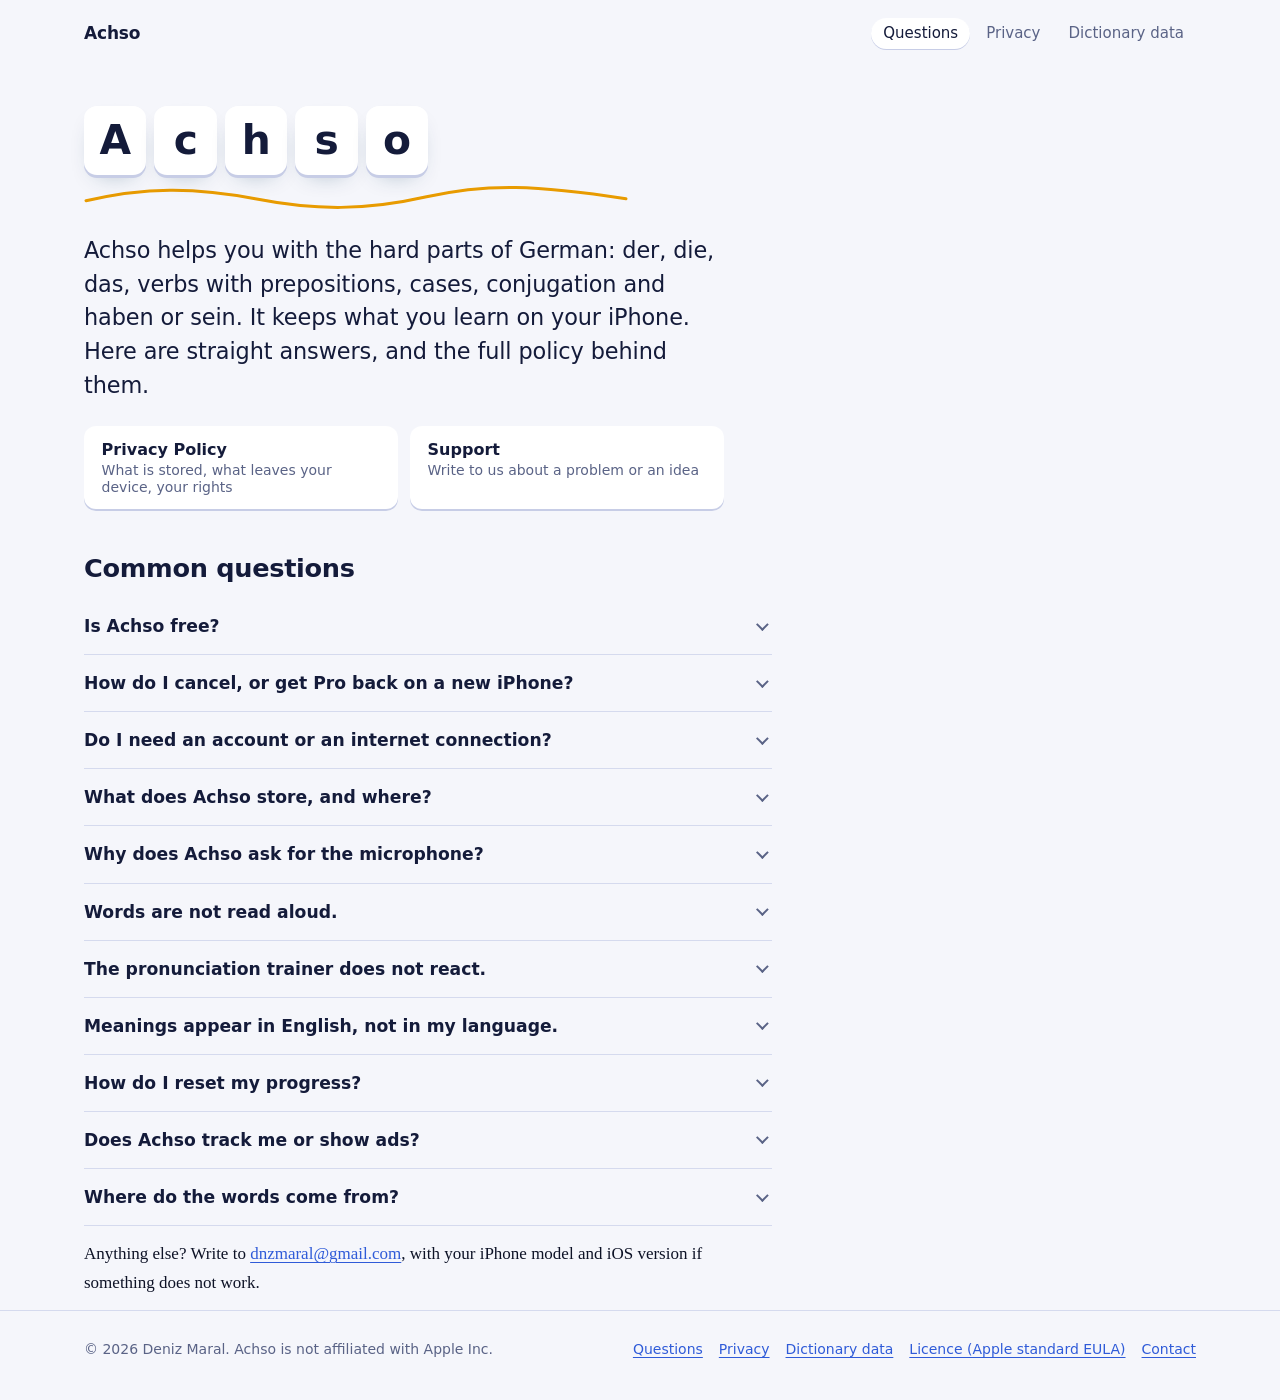
<file: index.html>
<!DOCTYPE html>
<html lang="en">
<head>
<meta charset="utf-8">
<meta name="viewport" content="width=device-width, initial-scale=1">
<title>Achso: questions, privacy and support</title>
<meta name="description" content="Plain answers about Achso, the German grammar app: what it stores, when it goes online, the microphone, and how to get help.">
<meta name="color-scheme" content="light dark">
<meta name="referrer" content="no-referrer">
<link rel="stylesheet" href="styles.css">
</head>
<body>
<a class="skip" href="#content">Skip to the questions</a>

<header class="site-header">
  <div class="wrap">
    <a class="brand" href="index.html">Achso</a>
    <nav class="site-nav" aria-label="Legal pages">
      <a href="index.html" aria-current="page">Questions</a>
      <a href="privacy.html">Privacy</a>
      <a href="data.html">Dictionary data</a>
    </nav>
  </div>
</header>

<main id="content">
  <div class="wrap hero">
    <h1 class="keys">
      <span class="sr-only">Achso: questions, privacy and support</span>
      <span class="key" style="--i:0" aria-hidden="true">A</span><span class="key" style="--i:1" aria-hidden="true">c</span><span class="key" style="--i:2" aria-hidden="true">h</span><span class="key" style="--i:3" aria-hidden="true">s</span><span class="key" style="--i:4" aria-hidden="true">o</span>
    </h1>
    <svg class="wave" viewBox="0 0 540 26" preserveAspectRatio="none" aria-hidden="true" focusable="false"><path d="M2 16 C 60 2, 110 2, 170 14 S 280 26, 340 12 S 450 0, 538 14" fill="none" stroke="currentColor" stroke-width="3" stroke-linecap="round"/></svg>
    <p class="lede">Achso helps you with the hard parts of German: der, die, das, verbs with prepositions, cases, conjugation and haben or sein. It keeps what you learn on your iPhone. Here are straight answers, and the full policy behind them.</p>
    <ul class="doc-links">
      <li><a href="privacy.html">Privacy Policy<span>What is stored, what leaves your device, your rights</span></a></li>
      <li><a href="mailto:dnzmaral@gmail.com">Support<span>Write to us about a problem or an idea</span></a></li>
    </ul>
  </div>

  <div class="wrap">
    <article class="qa" aria-labelledby="qa-title">
      <h2 id="qa-title">Common questions</h2>

      <details>
        <summary>Is Achso free?</summary>
        <div class="answer">
          <p>Yes: every drill, one practice session a day, and the whole dictionary, always. Achso Pro makes practice unlimited, including the pronunciation trainer. It comes as a monthly or annual subscription, each with a free first week, or as a one-time Lifetime purchase. Prices are shown in the app before you buy.</p>
        </div>
      </details>

      <details>
        <summary>How do I cancel, or get Pro back on a new iPhone?</summary>
        <div class="answer">
          <p>Cancel in <span class="path">Settings &gt; Apple Account &gt; Subscriptions</span>, or from Achso’s settings with Manage subscription; Pro stays until the end of the period you paid for. To get Pro back after reinstalling or on a new device, tap Restore Purchases in Achso’s settings while signed in with the same Apple Account.</p>
        </div>
      </details>

      <details>
        <summary>Do I need an account or an internet connection?</summary>
        <div class="answer">
          <p>No. There is no account, and every drill and the whole dictionary work offline. When you are online, the app checks for a newer version of its dictionary. <a href="privacy.html#network">Read more</a></p>
        </div>
      </details>

      <details>
        <summary>What does Achso store, and where?</summary>
        <div class="answer">
          <p>Your progress (which cards you know and when they are due), your streak, your settings and your recent searches. They stay on your iPhone and are deleted with the app. Nothing is synced, and we cannot see any of it. <a href="privacy.html#on-device">Read more</a></p>
        </div>
      </details>

      <details>
        <summary>Why does Achso ask for the microphone?</summary>
        <div class="answer">
          <p>Only for the pronunciation trainer. After you tap the microphone, Apple’s speech recognition turns what you say into text on your iPhone, and Achso compares it with the German you were asked to say. The audio is not recorded, stored or sent anywhere. <a href="privacy.html#microphone">Read more</a></p>
        </div>
      </details>

      <details>
        <summary>Words are not read aloud.</summary>
        <div class="answer">
          <p>Check the volume: Achso plays speech even with the mute switch on. Achso reads with its natural voice (Thorsten), which downloads once on Wi‑Fi (63 MB); its status is in Achso’s settings, with Download now for mobile data. Until then, or if you switch it off, Apple’s voices read: for a better one, install a German “Enhanced” or “Premium” voice in <span class="path">Settings &gt; Accessibility &gt; Read &amp; Speak &gt; Voices &gt; German</span>.</p>
        </div>
      </details>

      <details>
        <summary>The pronunciation trainer does not react.</summary>
        <div class="answer">
          <p>Allow Microphone and Speech Recognition for Achso in <span class="path">Settings &gt; Privacy &amp; Security</span>. The first use may download Apple’s German speech model.</p>
        </div>
      </details>

      <details>
        <summary>Meanings appear in English, not in my language.</summary>
        <div class="answer">
          <p>Achso shows Wiktionary’s meaning in your language when it has one. Turn on Apple Translation in Achso’s settings to fill the gaps; iOS may download the language first, and the translation runs on your iPhone.</p>
        </div>
      </details>

      <details>
        <summary>How do I reset my progress?</summary>
        <div class="answer">
          <p>Delete the app. Your progress is stored nowhere else, so this removes all of it.</p>
        </div>
      </details>

      <details>
        <summary>Does Achso track me or show ads?</summary>
        <div class="answer">
          <p>No ads, no analytics or tracking code, no advertising identifier, and we never sell or share your data. <a href="privacy.html#never">Read more</a></p>
        </div>
      </details>

      <details>
        <summary>Where do the words come from?</summary>
        <div class="answer">
          <p>From open data: Wiktionary (CC BY-SA 4.0), example sentences from Tatoeba (CC BY 2.0 FR) and word frequencies counted over the OpenSubtitles corpus (OPUS). The app’s credits list the sources and the authors of every sentence.</p>
        </div>
      </details>

      <p>Anything else? Write to <a href="mailto:dnzmaral@gmail.com">dnzmaral@gmail.com</a>, with your iPhone model and iOS version if something does not work.</p>
    </article>
  </div>
</main>

<footer class="site-footer">
  <div class="wrap">
    <p>© 2026 Deniz Maral. Achso is not affiliated with Apple Inc.</p>
    <nav aria-label="Footer">
      <a href="index.html">Questions</a>
      <a href="privacy.html">Privacy</a>
      <a href="data.html">Dictionary data</a>
      <a href="https://www.apple.com/legal/internet-services/itunes/dev/stdeula/">Licence (Apple standard EULA)</a>
      <a href="mailto:dnzmaral@gmail.com">Contact</a>
    </nav>
  </div>
</footer>
</body>
</html>
</file>
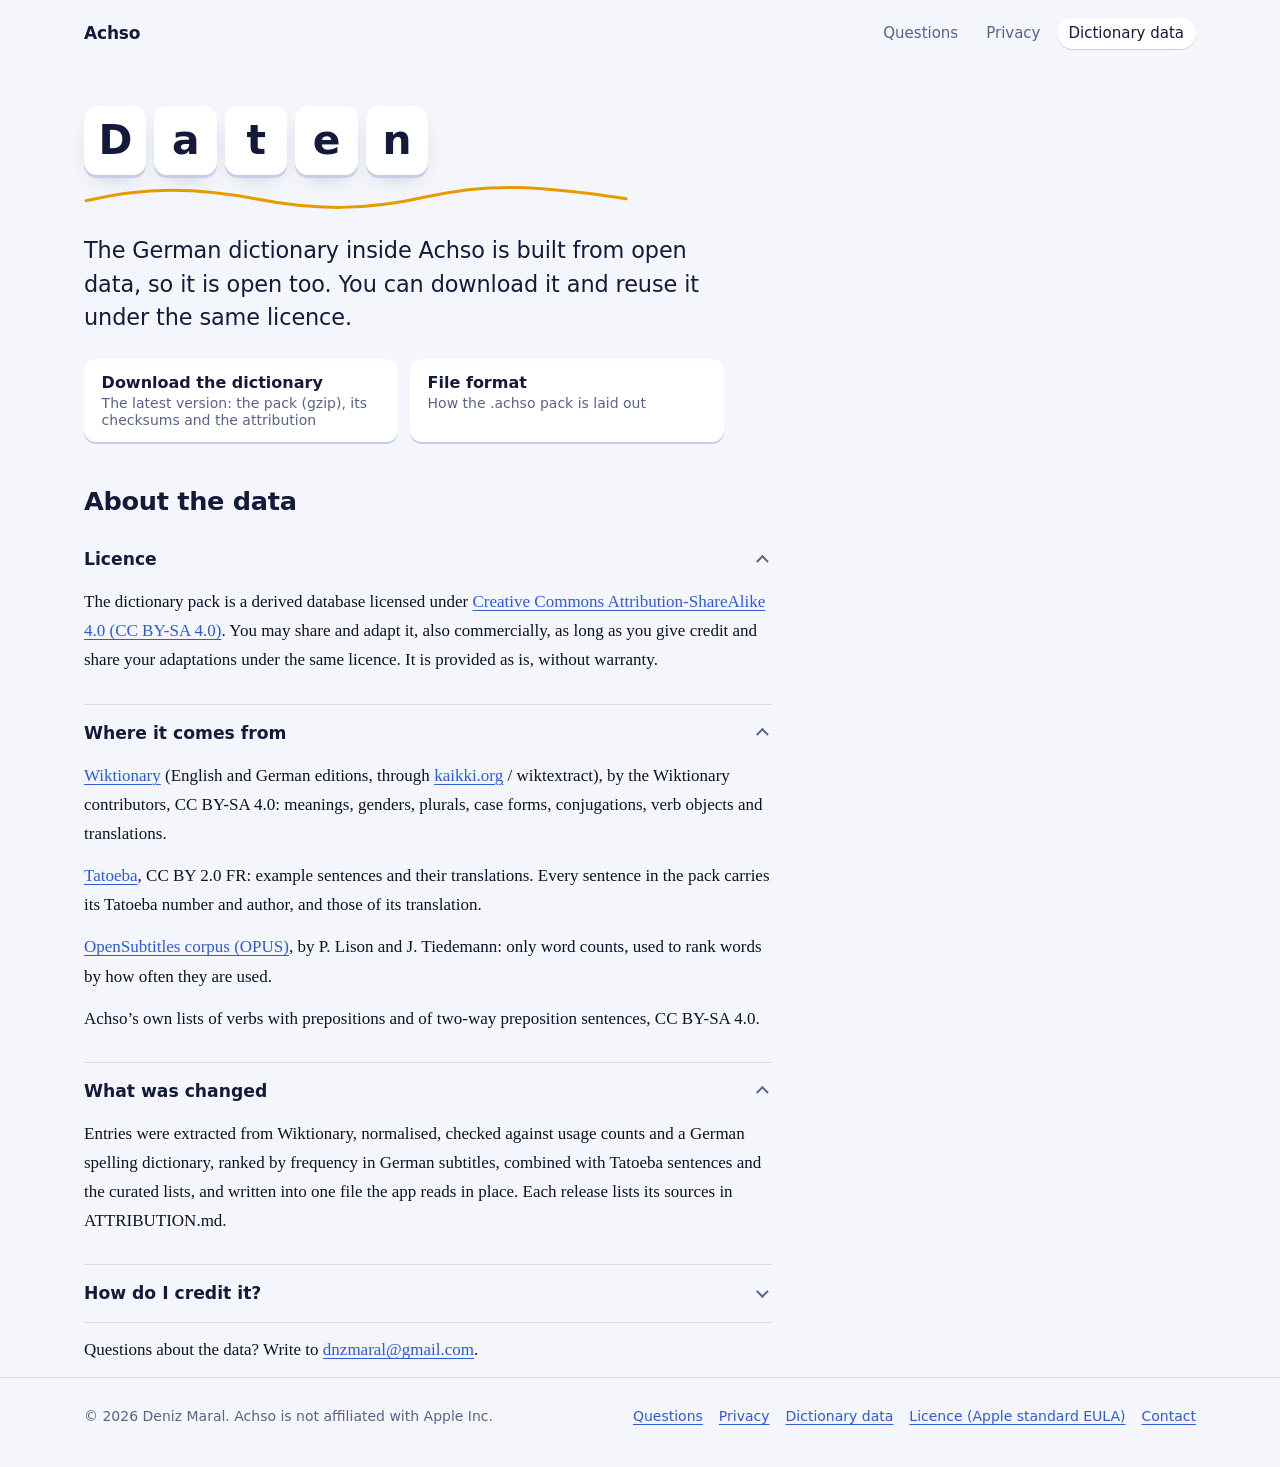
<file: data.html>
<!DOCTYPE html>
<html lang="en">
<head>
<meta charset="utf-8">
<meta name="viewport" content="width=device-width, initial-scale=1">
<title>Dictionary data | Achso</title>
<meta name="description" content="Download the Achso German dictionary: a derived database under CC BY-SA 4.0, built from Wiktionary, Tatoeba and word counts from OpenSubtitles.">
<meta name="color-scheme" content="light dark">
<meta name="referrer" content="no-referrer">
<link rel="stylesheet" href="styles.css">
</head>
<body>
<a class="skip" href="#content">Skip to the data</a>

<header class="site-header">
  <div class="wrap">
    <a class="brand" href="index.html">Achso</a>
    <nav class="site-nav" aria-label="Legal pages">
      <a href="index.html">Questions</a>
      <a href="privacy.html">Privacy</a>
      <a href="data.html" aria-current="page">Dictionary data</a>
    </nav>
  </div>
</header>

<main id="content">
  <div class="wrap hero">
    <h1 class="keys">
      <span class="sr-only">Dictionary data</span>
      <span class="key" style="--i:0" aria-hidden="true">D</span><span class="key" style="--i:1" aria-hidden="true">a</span><span class="key" style="--i:2" aria-hidden="true">t</span><span class="key" style="--i:3" aria-hidden="true">e</span><span class="key" style="--i:4" aria-hidden="true">n</span>
    </h1>
    <svg class="wave" viewBox="0 0 540 26" preserveAspectRatio="none" aria-hidden="true" focusable="false"><path d="M2 16 C 60 2, 110 2, 170 14 S 280 26, 340 12 S 450 0, 538 14" fill="none" stroke="currentColor" stroke-width="3" stroke-linecap="round"/></svg>
    <p class="lede">The German dictionary inside Achso is built from open data, so it is open too. You can download it and reuse it under the same licence.</p>
    <ul class="doc-links">
      <li><a href="https://github.com/denizmaral/achso-legal/releases/latest">Download the dictionary<span>The latest version: the pack (gzip), its checksums and the attribution</span></a></li>
      <li><a href="https://github.com/denizmaral/achso-legal/blob/main/pack-format.md">File format<span>How the .achso pack is laid out</span></a></li>
    </ul>
  </div>

  <div class="wrap">
    <article class="qa" aria-labelledby="data-title">
      <h2 id="data-title">About the data</h2>

      <details open>
        <summary>Licence</summary>
        <div class="answer">
          <p>The dictionary pack is a derived database licensed under <a href="https://creativecommons.org/licenses/by-sa/4.0/">Creative Commons Attribution-ShareAlike 4.0 (CC BY-SA 4.0)</a>. You may share and adapt it, also commercially, as long as you give credit and share your adaptations under the same licence. It is provided as is, without warranty.</p>
        </div>
      </details>

      <details open>
        <summary>Where it comes from</summary>
        <div class="answer">
          <p><a href="https://en.wiktionary.org">Wiktionary</a> (English and German editions, through <a href="https://kaikki.org">kaikki.org</a> / wiktextract), by the Wiktionary contributors, CC BY-SA 4.0: meanings, genders, plurals, case forms, conjugations, verb objects and translations.</p>
          <p><a href="https://tatoeba.org">Tatoeba</a>, CC BY 2.0 FR: example sentences and their translations. Every sentence in the pack carries its Tatoeba number and author, and those of its translation.</p>
          <p><a href="https://opus.nlpl.eu/OpenSubtitles/">OpenSubtitles corpus (OPUS)</a>, by P. Lison and J. Tiedemann: only word counts, used to rank words by how often they are used.</p>
          <p>Achso’s own lists of verbs with prepositions and of two-way preposition sentences, CC BY-SA 4.0.</p>
        </div>
      </details>

      <details open>
        <summary>What was changed</summary>
        <div class="answer">
          <p>Entries were extracted from Wiktionary, normalised, checked against usage counts and a German spelling dictionary, ranked by frequency in German subtitles, combined with Tatoeba sentences and the curated lists, and written into one file the app reads in place. Each release lists its sources in ATTRIBUTION.md.</p>
        </div>
      </details>

      <details>
        <summary>How do I credit it?</summary>
        <div class="answer">
          <p>For example: “German dictionary from Achso by Deniz Maral, built from Wiktionary (CC BY-SA 4.0) and Tatoeba (CC BY 2.0 FR); licensed CC BY-SA 4.0.” with a link to this page.</p>
        </div>
      </details>

      <p>Questions about the data? Write to <a href="mailto:dnzmaral@gmail.com">dnzmaral@gmail.com</a>.</p>
    </article>
  </div>
</main>

<footer class="site-footer">
  <div class="wrap">
    <p>© 2026 Deniz Maral. Achso is not affiliated with Apple Inc.</p>
    <nav aria-label="Footer">
      <a href="index.html">Questions</a>
      <a href="privacy.html">Privacy</a>
      <a href="data.html">Dictionary data</a>
      <a href="https://www.apple.com/legal/internet-services/itunes/dev/stdeula/">Licence (Apple standard EULA)</a>
      <a href="mailto:dnzmaral@gmail.com">Contact</a>
    </nav>
  </div>
</footer>
</body>
</html>
</file>
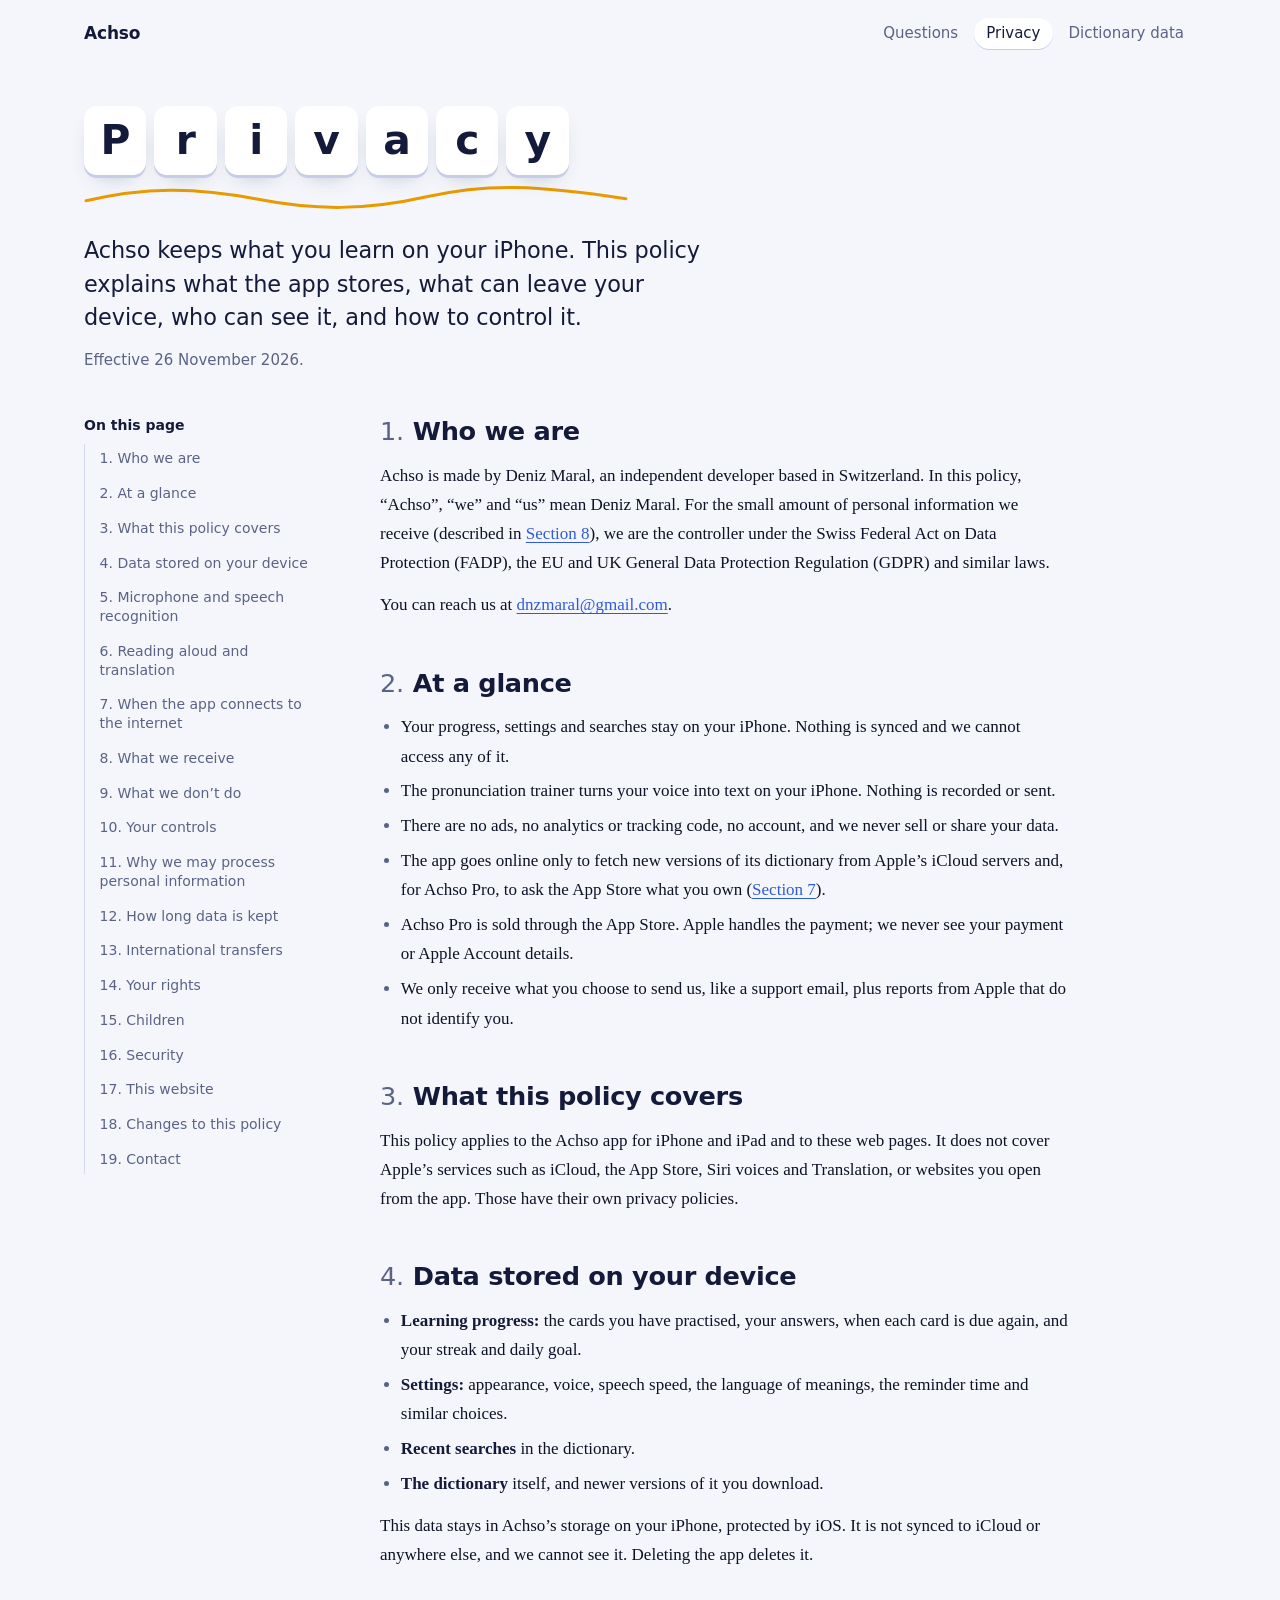
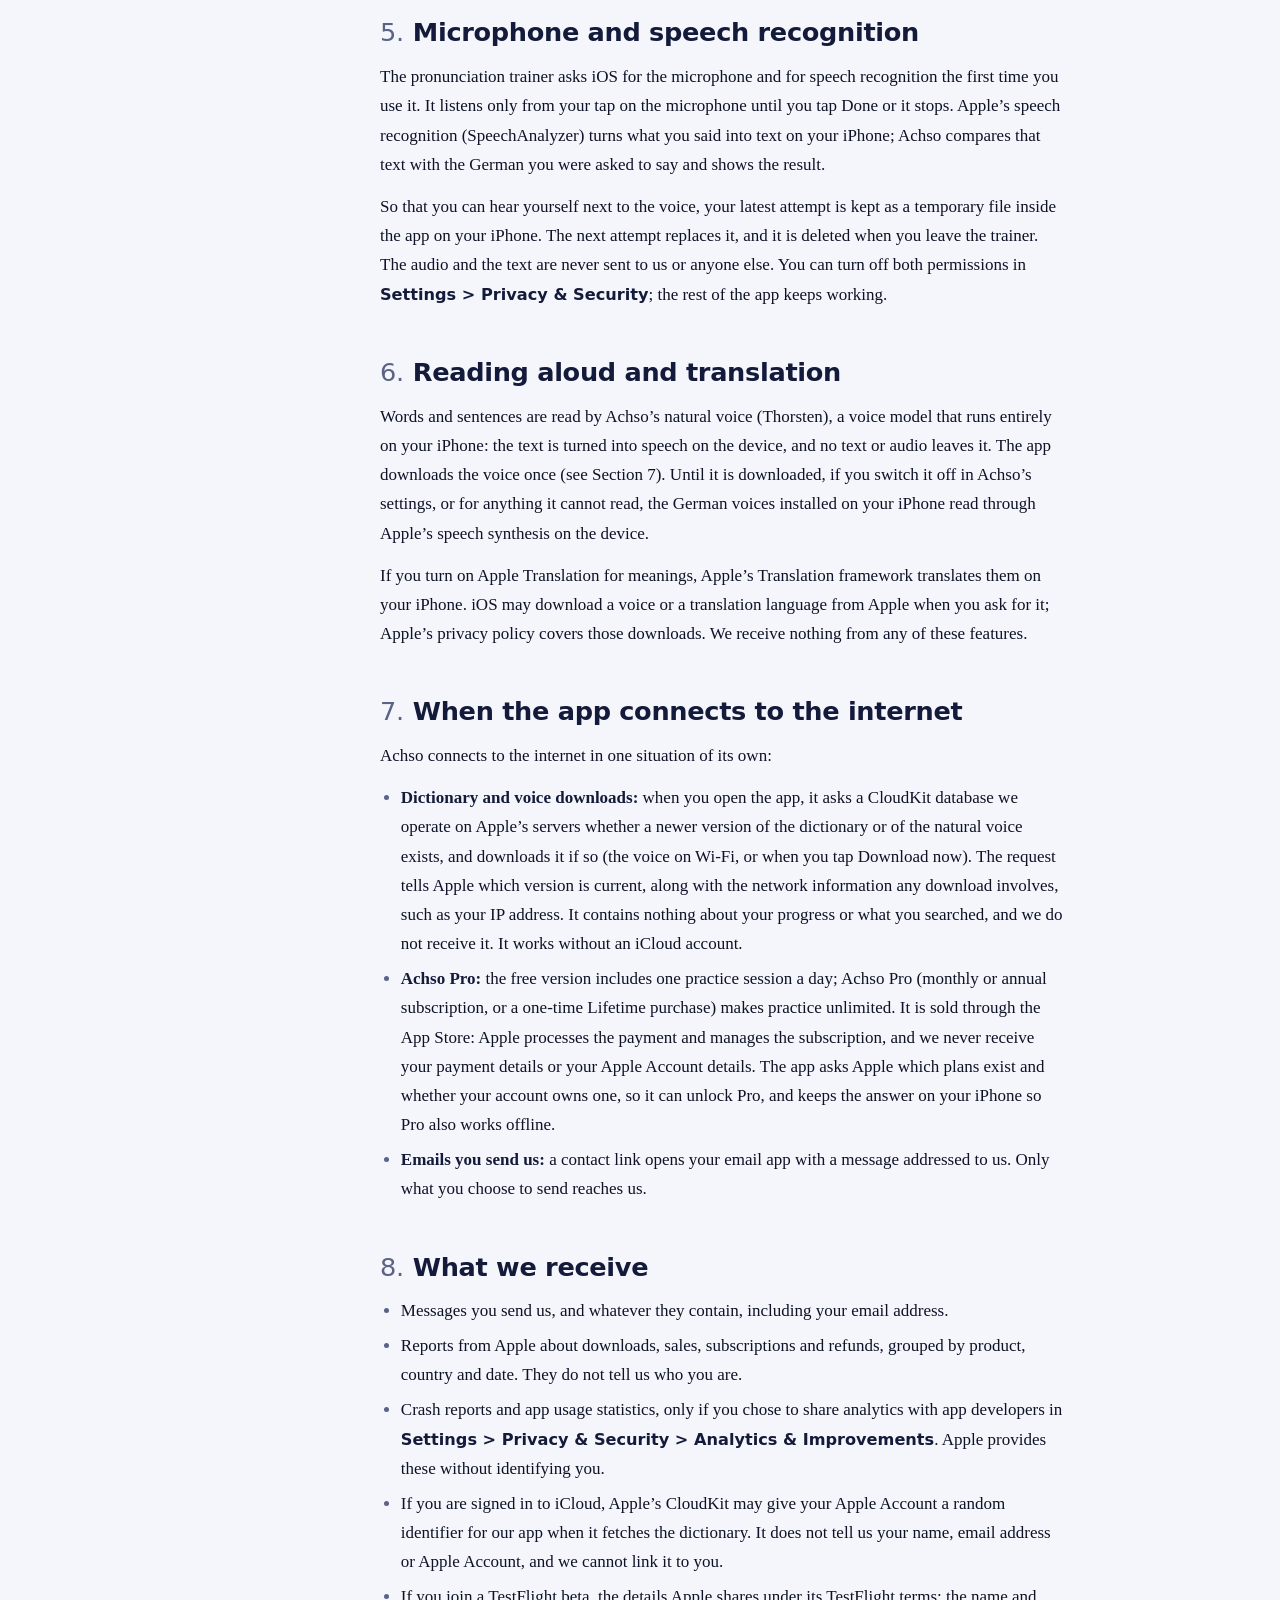
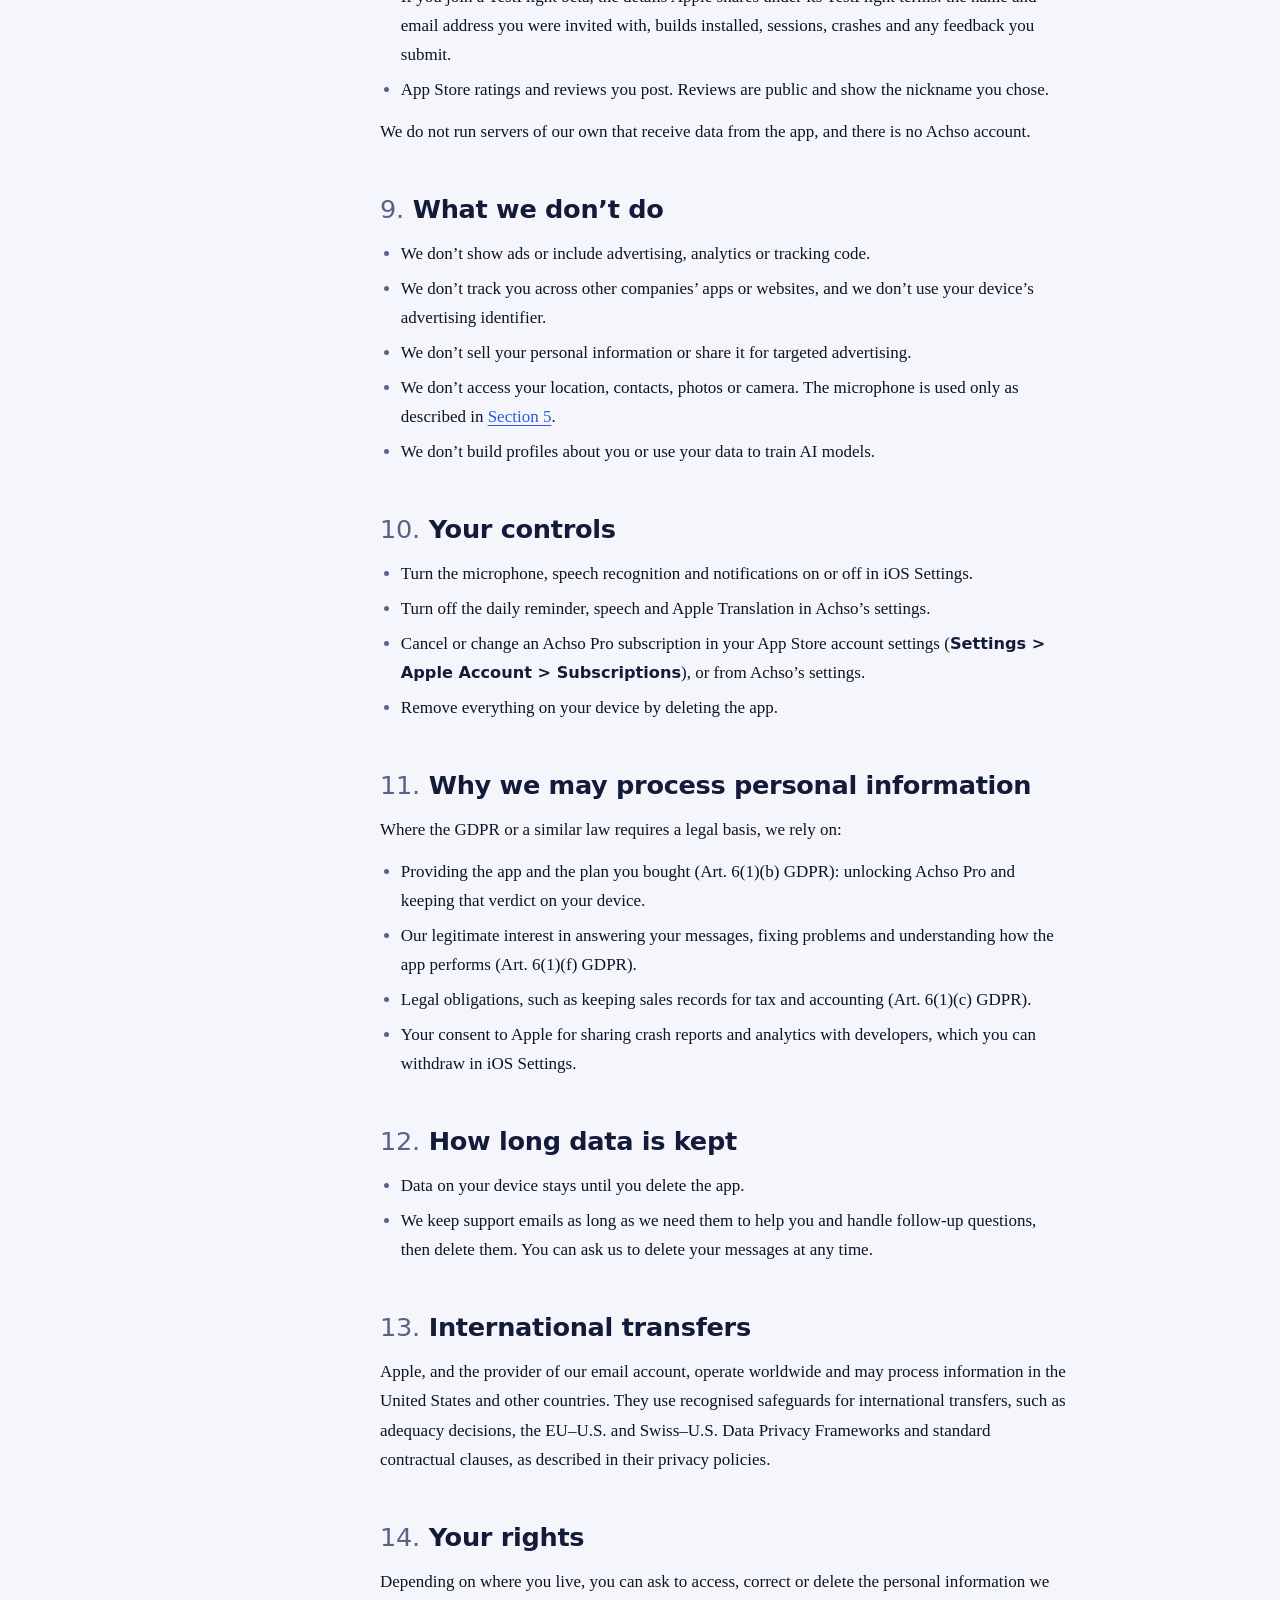
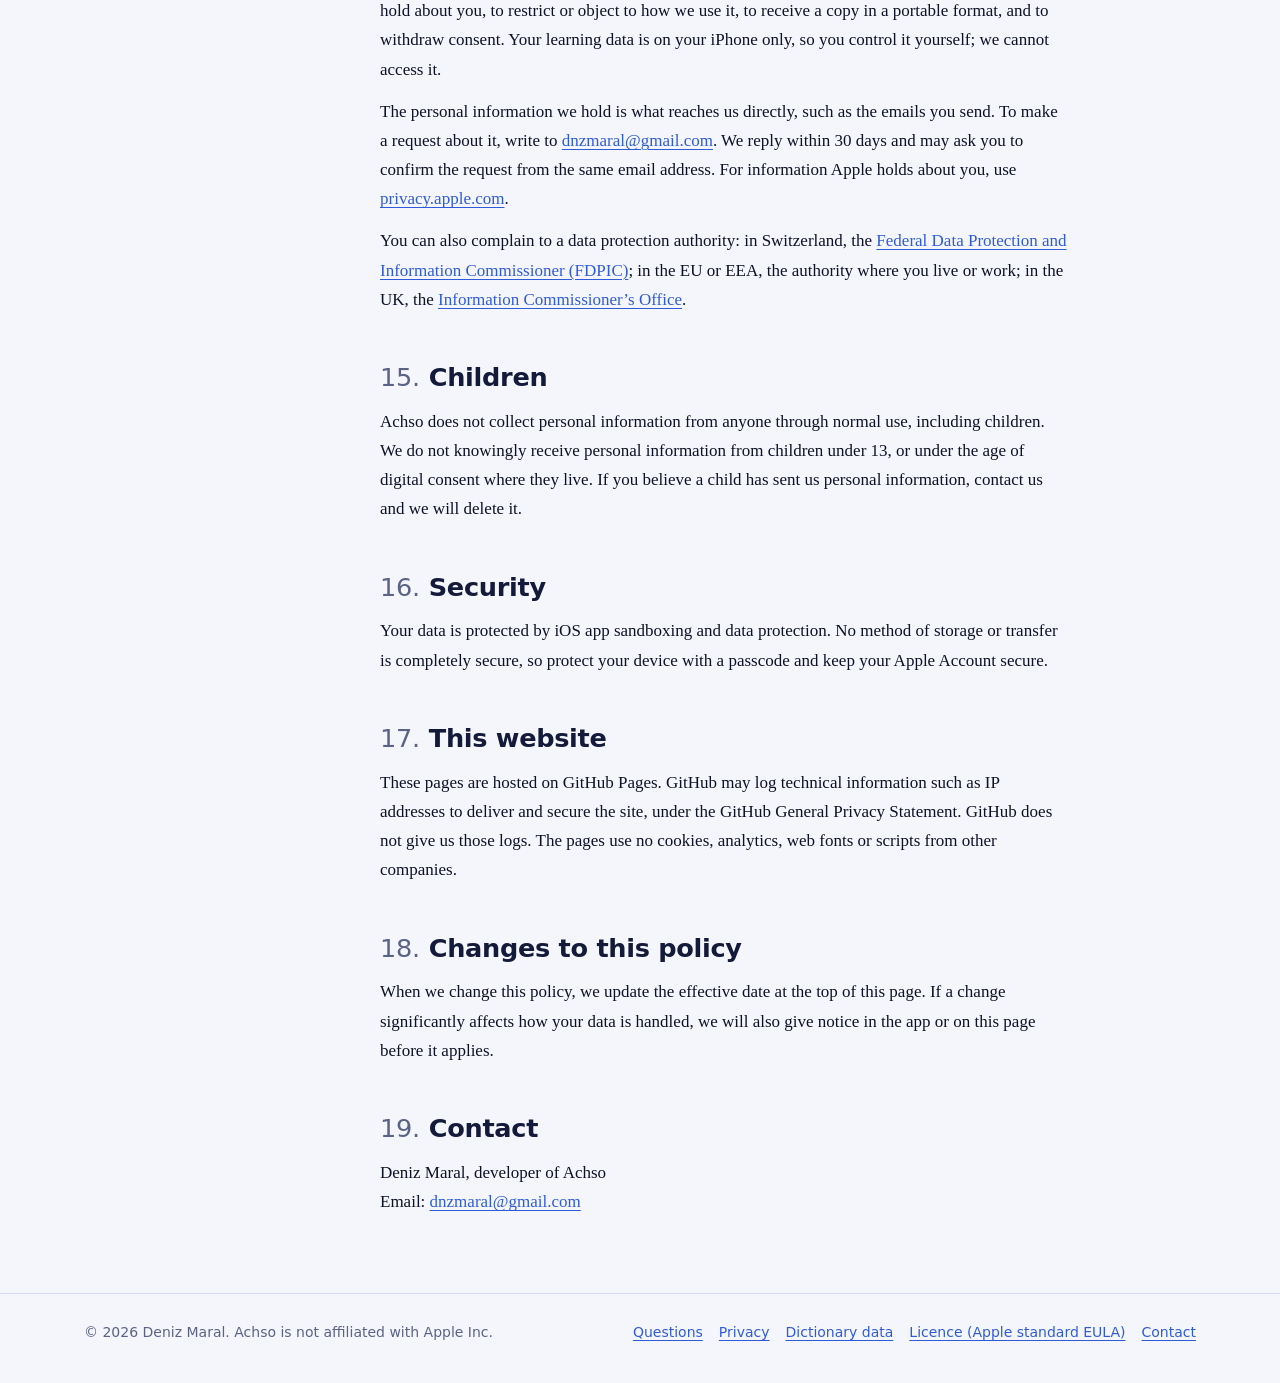
<file: privacy.html>
<!DOCTYPE html>
<html lang="en">
<head>
<meta charset="utf-8">
<meta name="viewport" content="width=device-width, initial-scale=1">
<title>Privacy Policy | Achso</title>
<meta name="description" content="How Achso handles your progress, the microphone, dictionary and voice downloads, Achso Pro purchases and your privacy rights.">
<meta name="color-scheme" content="light dark">
<meta name="referrer" content="no-referrer">
<link rel="stylesheet" href="styles.css">
</head>
<body>
<a class="skip" href="#content">Skip to the policy</a>

<header class="site-header">
  <div class="wrap">
    <a class="brand" href="index.html">Achso</a>
    <nav class="site-nav" aria-label="Legal pages">
      <a href="index.html">Questions</a>
      <a href="privacy.html" aria-current="page">Privacy</a>
      <a href="data.html">Dictionary data</a>
    </nav>
  </div>
</header>

<main id="content">
  <div class="wrap hero">
    <h1 class="keys">
      <span class="sr-only">Privacy Policy</span>
      <span class="key" style="--i:0" aria-hidden="true">P</span><span class="key" style="--i:1" aria-hidden="true">r</span><span class="key" style="--i:2" aria-hidden="true">i</span><span class="key" style="--i:3" aria-hidden="true">v</span><span class="key" style="--i:4" aria-hidden="true">a</span><span class="key" style="--i:5" aria-hidden="true">c</span><span class="key" style="--i:6" aria-hidden="true">y</span>
    </h1>
    <svg class="wave" viewBox="0 0 540 26" preserveAspectRatio="none" aria-hidden="true" focusable="false"><path d="M2 16 C 60 2, 110 2, 170 14 S 280 26, 340 12 S 450 0, 538 14" fill="none" stroke="currentColor" stroke-width="3" stroke-linecap="round"/></svg>
    <p class="lede">Achso keeps what you learn on your iPhone. This policy explains what the app stores, what can leave your device, who can see it, and how to control it.</p>
    <p class="meta">Effective 26 November 2026.</p>
  </div>

  <div class="wrap doc">
    <nav class="toc" aria-label="Sections">
      <p>On this page</p>
      <ol>
        <li><a href="#who">1. Who we are</a></li>
        <li><a href="#summary">2. At a glance</a></li>
        <li><a href="#scope">3. What this policy covers</a></li>
        <li><a href="#on-device">4. Data stored on your device</a></li>
        <li><a href="#microphone">5. Microphone and speech recognition</a></li>
        <li><a href="#voices">6. Reading aloud and translation</a></li>
        <li><a href="#network">7. When the app connects to the internet</a></li>
        <li><a href="#we-receive">8. What we receive</a></li>
        <li><a href="#never">9. What we don’t do</a></li>
        <li><a href="#controls">10. Your controls</a></li>
        <li><a href="#legal-bases">11. Why we may process personal information</a></li>
        <li><a href="#retention">12. How long data is kept</a></li>
        <li><a href="#transfers">13. International transfers</a></li>
        <li><a href="#rights">14. Your rights</a></li>
        <li><a href="#children">15. Children</a></li>
        <li><a href="#security">16. Security</a></li>
        <li><a href="#website">17. This website</a></li>
        <li><a href="#changes">18. Changes to this policy</a></li>
        <li><a href="#contact">19. Contact</a></li>
      </ol>
    </nav>

    <article>
      <details class="toc-mobile">
        <summary>On this page</summary>
        <ol>
        <li><a href="#who">1. Who we are</a></li>
        <li><a href="#summary">2. At a glance</a></li>
        <li><a href="#scope">3. What this policy covers</a></li>
        <li><a href="#on-device">4. Data stored on your device</a></li>
        <li><a href="#microphone">5. Microphone and speech recognition</a></li>
        <li><a href="#voices">6. Reading aloud and translation</a></li>
        <li><a href="#network">7. When the app connects to the internet</a></li>
        <li><a href="#we-receive">8. What we receive</a></li>
        <li><a href="#never">9. What we don’t do</a></li>
        <li><a href="#controls">10. Your controls</a></li>
        <li><a href="#legal-bases">11. Why we may process personal information</a></li>
        <li><a href="#retention">12. How long data is kept</a></li>
        <li><a href="#transfers">13. International transfers</a></li>
        <li><a href="#rights">14. Your rights</a></li>
        <li><a href="#children">15. Children</a></li>
        <li><a href="#security">16. Security</a></li>
        <li><a href="#website">17. This website</a></li>
        <li><a href="#changes">18. Changes to this policy</a></li>
        <li><a href="#contact">19. Contact</a></li>
        </ol>
      </details>

      <section id="who">
        <h2><span class="n">1.</span>Who we are</h2>
        <p>Achso is made by Deniz Maral, an independent developer based in Switzerland. In this policy, “Achso”, “we” and “us” mean Deniz Maral. For the small amount of personal information we receive (described in <a href="#we-receive">Section 8</a>), we are the controller under the Swiss Federal Act on Data Protection (FADP), the EU and UK General Data Protection Regulation (GDPR) and similar laws.</p>
        <p>You can reach us at <a href="mailto:dnzmaral@gmail.com">dnzmaral@gmail.com</a>.</p>
      </section>

      <section id="summary">
        <h2><span class="n">2.</span>At a glance</h2>
        <ul>
          <li>Your progress, settings and searches stay on your iPhone. Nothing is synced and we cannot access any of it.</li>
          <li>The pronunciation trainer turns your voice into text on your iPhone. Nothing is recorded or sent.</li>
          <li>There are no ads, no analytics or tracking code, no account, and we never sell or share your data.</li>
          <li>The app goes online only to fetch new versions of its dictionary from Apple’s iCloud servers and, for Achso Pro, to ask the App Store what you own (<a href="#network">Section 7</a>).</li>
          <li>Achso Pro is sold through the App Store. Apple handles the payment; we never see your payment or Apple Account details.</li>
          <li>We only receive what you choose to send us, like a support email, plus reports from Apple that do not identify you.</li>
        </ul>
      </section>

      <section id="scope">
        <h2><span class="n">3.</span>What this policy covers</h2>
        <p>This policy applies to the Achso app for iPhone and iPad and to these web pages. It does not cover Apple’s services such as iCloud, the App Store, Siri voices and Translation, or websites you open from the app. Those have their own privacy policies.</p>
      </section>

      <section id="on-device">
        <h2><span class="n">4.</span>Data stored on your device</h2>
        <ul>
          <li><strong>Learning progress:</strong> the cards you have practised, your answers, when each card is due again, and your streak and daily goal.</li>
          <li><strong>Settings:</strong> appearance, voice, speech speed, the language of meanings, the reminder time and similar choices.</li>
          <li><strong>Recent searches</strong> in the dictionary.</li>
          <li><strong>The dictionary</strong> itself, and newer versions of it you download.</li>
        </ul>
        <p>This data stays in Achso’s storage on your iPhone, protected by iOS. It is not synced to iCloud or anywhere else, and we cannot see it. Deleting the app deletes it.</p>
      </section>

      <section id="microphone">
        <h2><span class="n">5.</span>Microphone and speech recognition</h2>
        <p>The pronunciation trainer asks iOS for the microphone and for speech recognition the first time you use it. It listens only from your tap on the microphone until you tap Done or it stops. Apple’s speech recognition (SpeechAnalyzer) turns what you said into text on your iPhone; Achso compares that text with the German you were asked to say and shows the result.</p>
        <p>So that you can hear yourself next to the voice, your latest attempt is kept as a temporary file inside the app on your iPhone. The next attempt replaces it, and it is deleted when you leave the trainer. The audio and the text are never sent to us or anyone else. You can turn off both permissions in <span class="path">Settings &gt; Privacy &amp; Security</span>; the rest of the app keeps working.</p>
      </section>

      <section id="voices">
        <h2><span class="n">6.</span>Reading aloud and translation</h2>
        <p>Words and sentences are read by Achso’s natural voice (Thorsten), a voice model that runs entirely on your iPhone: the text is turned into speech on the device, and no text or audio leaves it. The app downloads the voice once (see Section 7). Until it is downloaded, if you switch it off in Achso’s settings, or for anything it cannot read, the German voices installed on your iPhone read through Apple’s speech synthesis on the device.</p>
        <p>If you turn on Apple Translation for meanings, Apple’s Translation framework translates them on your iPhone. iOS may download a voice or a translation language from Apple when you ask for it; Apple’s privacy policy covers those downloads. We receive nothing from any of these features.</p>
      </section>

      <section id="network">
        <h2><span class="n">7.</span>When the app connects to the internet</h2>
        <p>Achso connects to the internet in one situation of its own:</p>
        <ul>
          <li><strong>Dictionary and voice downloads:</strong> when you open the app, it asks a CloudKit database we operate on Apple’s servers whether a newer version of the dictionary or of the natural voice exists, and downloads it if so (the voice on Wi‑Fi, or when you tap Download now). The request tells Apple which version is current, along with the network information any download involves, such as your IP address. It contains nothing about your progress or what you searched, and we do not receive it. It works without an iCloud account.</li>
          <li><strong>Achso Pro:</strong> the free version includes one practice session a day; Achso Pro (monthly or annual subscription, or a one-time Lifetime purchase) makes practice unlimited. It is sold through the App Store: Apple processes the payment and manages the subscription, and we never receive your payment details or your Apple Account details. The app asks Apple which plans exist and whether your account owns one, so it can unlock Pro, and keeps the answer on your iPhone so Pro also works offline.</li>
          <li><strong>Emails you send us:</strong> a contact link opens your email app with a message addressed to us. Only what you choose to send reaches us.</li>
        </ul>
      </section>

      <section id="we-receive">
        <h2><span class="n">8.</span>What we receive</h2>
        <ul>
          <li>Messages you send us, and whatever they contain, including your email address.</li>
          <li>Reports from Apple about downloads, sales, subscriptions and refunds, grouped by product, country and date. They do not tell us who you are.</li>
          <li>Crash reports and app usage statistics, only if you chose to share analytics with app developers in <span class="path">Settings &gt; Privacy &amp; Security &gt; Analytics &amp; Improvements</span>. Apple provides these without identifying you.</li>
          <li>If you are signed in to iCloud, Apple’s CloudKit may give your Apple Account a random identifier for our app when it fetches the dictionary. It does not tell us your name, email address or Apple Account, and we cannot link it to you.</li>
          <li>If you join a TestFlight beta, the details Apple shares under its TestFlight terms: the name and email address you were invited with, builds installed, sessions, crashes and any feedback you submit.</li>
          <li>App Store ratings and reviews you post. Reviews are public and show the nickname you chose.</li>
        </ul>
        <p>We do not run servers of our own that receive data from the app, and there is no Achso account.</p>
      </section>

      <section id="never">
        <h2><span class="n">9.</span>What we don’t do</h2>
        <ul>
          <li>We don’t show ads or include advertising, analytics or tracking code.</li>
          <li>We don’t track you across other companies’ apps or websites, and we don’t use your device’s advertising identifier.</li>
          <li>We don’t sell your personal information or share it for targeted advertising.</li>
          <li>We don’t access your location, contacts, photos or camera. The microphone is used only as described in <a href="#microphone">Section 5</a>.</li>
          <li>We don’t build profiles about you or use your data to train AI models.</li>
        </ul>
      </section>

      <section id="controls">
        <h2><span class="n">10.</span>Your controls</h2>
        <ul>
          <li>Turn the microphone, speech recognition and notifications on or off in iOS Settings.</li>
          <li>Turn off the daily reminder, speech and Apple Translation in Achso’s settings.</li>
          <li>Cancel or change an Achso Pro subscription in your App Store account settings (<span class="path">Settings &gt; Apple Account &gt; Subscriptions</span>), or from Achso’s settings.</li>
          <li>Remove everything on your device by deleting the app.</li>
        </ul>
      </section>

      <section id="legal-bases">
        <h2><span class="n">11.</span>Why we may process personal information</h2>
        <p>Where the GDPR or a similar law requires a legal basis, we rely on:</p>
        <ul>
          <li>Providing the app and the plan you bought (Art. 6(1)(b) GDPR): unlocking Achso Pro and keeping that verdict on your device.</li>
          <li>Our legitimate interest in answering your messages, fixing problems and understanding how the app performs (Art. 6(1)(f) GDPR).</li>
          <li>Legal obligations, such as keeping sales records for tax and accounting (Art. 6(1)(c) GDPR).</li>
          <li>Your consent to Apple for sharing crash reports and analytics with developers, which you can withdraw in iOS Settings.</li>
        </ul>
      </section>

      <section id="retention">
        <h2><span class="n">12.</span>How long data is kept</h2>
        <ul>
          <li>Data on your device stays until you delete the app.</li>
          <li>We keep support emails as long as we need them to help you and handle follow-up questions, then delete them. You can ask us to delete your messages at any time.</li>
        </ul>
      </section>

      <section id="transfers">
        <h2><span class="n">13.</span>International transfers</h2>
        <p>Apple, and the provider of our email account, operate worldwide and may process information in the United States and other countries. They use recognised safeguards for international transfers, such as adequacy decisions, the EU–U.S. and Swiss–U.S. Data Privacy Frameworks and standard contractual clauses, as described in their privacy policies.</p>
      </section>

      <section id="rights">
        <h2><span class="n">14.</span>Your rights</h2>
        <p>Depending on where you live, you can ask to access, correct or delete the personal information we hold about you, to restrict or object to how we use it, to receive a copy in a portable format, and to withdraw consent. Your learning data is on your iPhone only, so you control it yourself; we cannot access it.</p>
        <p>The personal information we hold is what reaches us directly, such as the emails you send. To make a request about it, write to <a href="mailto:dnzmaral@gmail.com">dnzmaral@gmail.com</a>. We reply within 30 days and may ask you to confirm the request from the same email address. For information Apple holds about you, use <a href="https://privacy.apple.com">privacy.apple.com</a>.</p>
        <p>You can also complain to a data protection authority: in Switzerland, the <a href="https://www.edoeb.admin.ch/en">Federal Data Protection and Information Commissioner (FDPIC)</a>; in the EU or EEA, the authority where you live or work; in the UK, the <a href="https://ico.org.uk/">Information Commissioner’s Office</a>.</p>
      </section>

      <section id="children">
        <h2><span class="n">15.</span>Children</h2>
        <p>Achso does not collect personal information from anyone through normal use, including children. We do not knowingly receive personal information from children under 13, or under the age of digital consent where they live. If you believe a child has sent us personal information, contact us and we will delete it.</p>
      </section>

      <section id="security">
        <h2><span class="n">16.</span>Security</h2>
        <p>Your data is protected by iOS app sandboxing and data protection. No method of storage or transfer is completely secure, so protect your device with a passcode and keep your Apple Account secure.</p>
      </section>

      <section id="website">
        <h2><span class="n">17.</span>This website</h2>
        <p>These pages are hosted on GitHub Pages. GitHub may log technical information such as IP addresses to deliver and secure the site, under the GitHub General Privacy Statement. GitHub does not give us those logs. The pages use no cookies, analytics, web fonts or scripts from other companies.</p>
      </section>

      <section id="changes">
        <h2><span class="n">18.</span>Changes to this policy</h2>
        <p>When we change this policy, we update the effective date at the top of this page. If a change significantly affects how your data is handled, we will also give notice in the app or on this page before it applies.</p>
      </section>

      <section id="contact">
        <h2><span class="n">19.</span>Contact</h2>
        <p>Deniz Maral, developer of Achso<br>
        Email: <a href="mailto:dnzmaral@gmail.com">dnzmaral@gmail.com</a></p>
      </section>

    </article>
  </div>
</main>

<footer class="site-footer">
  <div class="wrap">
    <p>© 2026 Deniz Maral. Achso is not affiliated with Apple Inc.</p>
    <nav aria-label="Footer">
      <a href="index.html">Questions</a>
      <a href="privacy.html">Privacy</a>
      <a href="data.html">Dictionary data</a>
      <a href="https://www.apple.com/legal/internet-services/itunes/dev/stdeula/">Licence (Apple standard EULA)</a>
      <a href="mailto:dnzmaral@gmail.com">Contact</a>
    </nav>
  </div>
</footer>
</body>
</html>
</file>
<file: styles.css>
/* MarAI Keyboard legal pages. Self-contained: no web fonts, scripts,
   trackers or third-party requests, matching what the privacy policy says. */

:root {
  --foam: #f5f6fb;
  --surface: #eceffa;
  --key: #ffffff;
  --key-edge: #c7cde6;
  --deep: #141b3a;
  --ink: #0d1226;
  --muted: #5a6386;
  --line: #d5daee;
  --tide: #2f5bd8;
  --spray: #e89b00;
  --rounded: ui-rounded, "SF Pro Rounded", system-ui, -apple-system, "Segoe UI", Roboto, "Helvetica Neue", Arial, sans-serif;
  --serif: ui-serif, "New York", "Iowan Old Style", Charter, "Charter BT", Georgia, "Times New Roman", serif;
  color-scheme: light dark;
}

@media (prefers-color-scheme: dark) {
  :root {
    --foam: #070b1a;
    --surface: #101736;
    --key: #1a2247;
    --key-edge: #04060f;
    --deep: #eef1ff;
    --ink: #dce1f5;
    --muted: #9aa3c7;
    --line: #2a3463;
    --tide: #8fa8ff;
    --spray: #ffd23f;
  }
}

*, *::before, *::after { box-sizing: border-box; }

html { -webkit-text-size-adjust: 100%; scroll-behavior: smooth; }
@media (prefers-reduced-motion: reduce) { html { scroll-behavior: auto; } }

body {
  margin: 0;
  background: var(--foam);
  color: var(--ink);
  font: 400 1.0625rem/1.72 var(--serif);
  text-rendering: optimizeLegibility;
}

a { color: var(--tide); text-decoration-thickness: 1px; text-underline-offset: 0.18em; }
a:hover { text-decoration-thickness: 2px; }
:focus-visible { outline: 3px solid var(--tide); outline-offset: 3px; border-radius: 4px; }

.skip {
  position: absolute; left: 1rem; top: -4rem; z-index: 10;
  background: var(--key); color: var(--deep); padding: 0.6rem 1rem;
  border-radius: 10px; font: 600 0.9375rem var(--rounded);
}
.skip:focus { top: 1rem; }

.sr-only {
  position: absolute; width: 1px; height: 1px; padding: 0; margin: -1px;
  overflow: hidden; clip: rect(0 0 0 0); white-space: nowrap; border: 0;
}

.wrap { max-width: 72rem; margin: 0 auto; padding-inline: 1.25rem; }

/* Header */
.site-header .wrap {
  display: flex; align-items: center; justify-content: space-between;
  gap: 1rem; flex-wrap: wrap; padding-block: 1.1rem;
}
.brand {
  font: 650 1.0625rem/1 var(--rounded); color: var(--deep);
  text-decoration: none; letter-spacing: -0.01em;
}
.site-nav { display: flex; gap: 0.25rem; flex-wrap: wrap; }
.site-nav a {
  font: 500 0.9375rem/1 var(--rounded); color: var(--muted);
  text-decoration: none; padding: 0.5rem 0.75rem; border-radius: 999px;
}
.site-nav a:hover { color: var(--deep); background: var(--surface); }
.site-nav a[aria-current="page"] { color: var(--deep); background: var(--key); box-shadow: 0 1px 0 var(--key-edge); }

/* Hero: the page name typed on keycaps, resting on the wave from the app icon */
.hero { padding-block: 2.5rem 2.75rem; }
.keys { display: flex; gap: clamp(0.3rem, 1vw, 0.5rem); flex-wrap: wrap; margin: 0; }
.key {
  display: grid; place-items: center;
  width: clamp(2.35rem, 9vw, 3.9rem); height: clamp(2.6rem, 10vw, 4.3rem);
  background: var(--key); color: var(--deep);
  border-radius: clamp(8px, 1.6vw, 13px);
  box-shadow: 0 3px 0 var(--key-edge), 0 10px 24px -14px rgba(11, 58, 85, 0.45);
  font: 600 clamp(1.45rem, 5.2vw, 2.55rem)/1 var(--rounded);
  animation: press 520ms cubic-bezier(.3,.7,.3,1) both;
  animation-delay: calc(var(--i, 0) * 70ms + 120ms);
}
@keyframes press {
  0% { transform: translateY(0); box-shadow: 0 3px 0 var(--key-edge), 0 10px 24px -14px rgba(11,58,85,.45); }
  35% { transform: translateY(3px); box-shadow: 0 0 0 var(--key-edge), 0 4px 10px -8px rgba(11,58,85,.35); }
  100% { transform: translateY(0); box-shadow: 0 3px 0 var(--key-edge), 0 10px 24px -14px rgba(11,58,85,.45); }
}
@media (prefers-reduced-motion: reduce) { .key { animation: none; } }

.wave { display: block; width: min(100%, 34rem); height: 1.6rem; margin-top: 0.6rem; color: var(--spray); }

.lede {
  max-width: 40rem; margin: 1.5rem 0 0;
  font: 450 clamp(1.15rem, 2.6vw, 1.4rem)/1.5 var(--rounded);
  color: var(--deep); letter-spacing: -0.005em;
}
.meta { margin: 0.9rem 0 0; font: 400 0.9375rem/1.5 var(--rounded); color: var(--muted); }

.changes { max-width: 40rem; margin-top: 1.25rem; font-family: var(--rounded); font-size: 0.9375rem; }
.changes summary { cursor: pointer; color: var(--tide); font-weight: 550; width: fit-content; }
.changes ul { margin: 0.6rem 0 0; padding-left: 1.2rem; color: var(--ink); }
.changes li { margin: 0.25rem 0; }

/* Document layout */
.doc {
  display: grid; grid-template-columns: 14.5rem minmax(0, 1fr);
  gap: clamp(2rem, 5vw, 4.5rem); align-items: start;
  padding-bottom: 4rem;
}
.toc {
  position: sticky; top: 1.25rem; max-height: calc(100vh - 2.5rem); overflow-y: auto;
  font: 400 0.875rem/1.35 var(--rounded); padding-right: 0.25rem;
}
.toc p { margin: 0 0 0.6rem; font-weight: 600; color: var(--deep); }
.toc ol { list-style: none; margin: 0; padding: 0; border-left: 1px solid var(--line); }
.toc li a {
  display: block; padding: 0.32rem 0 0.32rem 0.85rem; margin-left: -1px;
  color: var(--muted); text-decoration: none; border-left: 2px solid transparent;
}
.toc li a:hover { color: var(--deep); border-left-color: var(--spray); }
.toc-mobile { display: none; }

article { max-width: 43rem; min-width: 0; }
article > section { scroll-margin-top: 1rem; }
article > section + section { margin-top: 3rem; }

h1, h2, h3 { font-family: var(--rounded); color: var(--deep); letter-spacing: -0.012em; }
h2 { font-size: clamp(1.35rem, 3vw, 1.6rem); line-height: 1.25; font-weight: 650; margin: 0 0 0.8rem; }
h2 .n { color: var(--muted); font-weight: 500; margin-right: 0.35em; font-variant-numeric: tabular-nums; }
h3 { font-size: 1.1rem; line-height: 1.35; font-weight: 620; margin: 1.8rem 0 0.4rem; }
p { margin: 0.8rem 0; }
ul, ol { padding-left: 1.3rem; margin: 0.8rem 0; }
li { margin: 0.35rem 0; }
li::marker { color: var(--muted); }
strong { font-weight: 650; color: var(--deep); }
.path { font-family: var(--rounded); font-size: 0.95em; font-weight: 550; color: var(--deep); white-space: normal; }

.glance { list-style: none; padding: 0; margin: 1rem 0; }
.glance li {
  font: 450 1.0625rem/1.5 var(--rounded); color: var(--ink);
  padding: 0.2rem 0 0.2rem 1rem; margin: 0.9rem 0; border-left: 3px solid var(--spray);
}

.note {
  background: var(--surface); border-radius: 14px; padding: 1rem 1.2rem; margin: 1.2rem 0;
}
.note > :first-child { margin-top: 0; }
.note > :last-child { margin-bottom: 0; }
.legal-emphasis { font-weight: 600; color: var(--deep); }

.table-wrap { overflow-x: auto; margin: 1.2rem 0; border-radius: 14px; background: var(--key); box-shadow: 0 1px 0 var(--key-edge); }
table { width: 100%; min-width: 38rem; border-collapse: collapse; font-size: 0.95rem; line-height: 1.5; }
caption { text-align: left; padding: 0.9rem 1rem 0; font: 600 0.9375rem var(--rounded); color: var(--deep); }
th, td { text-align: left; vertical-align: top; padding: 0.75rem 1rem; border-bottom: 1px solid var(--line); }
th { font: 600 0.8125rem/1.3 var(--rounded); color: var(--muted); }
tbody tr:last-child td { border-bottom: 0; }
td:first-child { font-family: var(--rounded); font-weight: 560; color: var(--deep); }

.qa { margin: 0; }
.qa details { border-bottom: 1px solid var(--line); }
.qa summary {
  cursor: pointer; list-style: none; padding: 1rem 2rem 1rem 0; position: relative;
  font: 560 1.075rem/1.4 var(--rounded); color: var(--deep);
}
.qa summary::-webkit-details-marker { display: none; }
.qa summary::after {
  content: ""; position: absolute; right: 0.3rem; top: 1.35rem; width: 0.55rem; height: 0.55rem;
  border-right: 2px solid var(--muted); border-bottom: 2px solid var(--muted);
  transform: rotate(45deg); transition: transform 160ms ease;
}
.qa details[open] summary::after { transform: rotate(-135deg); top: 1.6rem; }
.qa .answer { padding-bottom: 1rem; }
.qa .answer > :first-child { margin-top: 0; }
@media (prefers-reduced-motion: reduce) { .qa summary::after { transition: none; } }

.doc-links { display: flex; flex-wrap: wrap; gap: 0.75rem; margin: 1.5rem 0 0; padding: 0; list-style: none; max-width: 40rem; }
.doc-links li { flex: 1 1 15rem; margin: 0; }
.doc-links a {
  display: block; height: 100%; text-decoration: none; background: var(--key); color: var(--deep);
  border-radius: 12px; padding: 0.85rem 1.1rem; box-shadow: 0 2px 0 var(--key-edge);
  font: 600 1rem/1.2 var(--rounded);
}
.doc-links a span { display: block; font-weight: 400; font-size: 0.875rem; color: var(--muted); margin-top: 0.2rem; }
.doc-links a:hover { transform: translateY(1px); box-shadow: 0 1px 0 var(--key-edge); }
.doc-links a:active { transform: translateY(2px); box-shadow: 0 0 0 var(--key-edge); }

.site-footer { border-top: 1px solid var(--line); }
.site-footer .wrap {
  padding-block: 1.75rem 2.5rem; display: flex; justify-content: space-between; gap: 1rem; flex-wrap: wrap;
  font: 400 0.875rem/1.5 var(--rounded); color: var(--muted);
}
.site-footer p { margin: 0; }
.site-footer nav { display: flex; gap: 1rem; flex-wrap: wrap; }

@media (max-width: 56rem) {
  .doc { grid-template-columns: minmax(0, 1fr); gap: 1.25rem; }
  .toc { display: none; }
  .toc-mobile {
    display: block; background: var(--key); border-radius: 14px; box-shadow: 0 1px 0 var(--key-edge);
    font: 400 0.9375rem/1.4 var(--rounded); margin-bottom: 2rem;
  }
  .toc-mobile summary { cursor: pointer; padding: 0.85rem 1rem; font-weight: 600; color: var(--deep); }
  .toc-mobile ol { margin: 0; padding: 0 1rem 0.9rem 2.2rem; }
  .toc-mobile li { margin: 0.3rem 0; }
  .toc-mobile a { color: var(--ink); text-decoration: none; }
  .toc-mobile a:hover { color: var(--tide); text-decoration: underline; }
}

@media (max-width: 40rem) {
  .table-wrap { overflow: visible; background: transparent; box-shadow: none; }
  .table-wrap table { min-width: 0; }
  .table-wrap thead { position: absolute; width: 1px; height: 1px; overflow: hidden; clip: rect(0 0 0 0); }
  .table-wrap tbody, .table-wrap tr, .table-wrap td { display: block; }
  .table-wrap tr { background: var(--key); border-radius: 14px; box-shadow: 0 1px 0 var(--key-edge); padding: 0.4rem 0; margin-bottom: 0.75rem; }
  .table-wrap td { border: 0; padding: 0.35rem 1rem; }
  .table-wrap td:first-child { font-size: 1.02rem; padding-top: 0.6rem; }
  .table-wrap td:not(:first-child)::before {
    content: attr(data-label); display: block; font: 600 0.8125rem/1.3 var(--rounded); color: var(--muted);
  }
}

@media print {
  :root { --foam: #fff; --surface: #fff; --key: #fff; --ink: #000; --deep: #000; --muted: #333; --tide: #000; --line: #999; }
  body { font-size: 11pt; }
  .skip, .site-nav, .toc, .toc-mobile, .wave, .changes summary { display: none !important; }
  .changes ul { display: block; }
  .key { box-shadow: none; border: 1px solid #999; animation: none; }
  .doc { display: block; }
  article { max-width: none; }
  .note, .table-wrap { border: 1px solid #999; box-shadow: none; }
  article a[href^="http"]::after { content: " (" attr(href) ")"; font-size: 0.85em; }
  section { break-inside: auto; }
  h2, h3 { break-after: avoid; }
}
</file>
